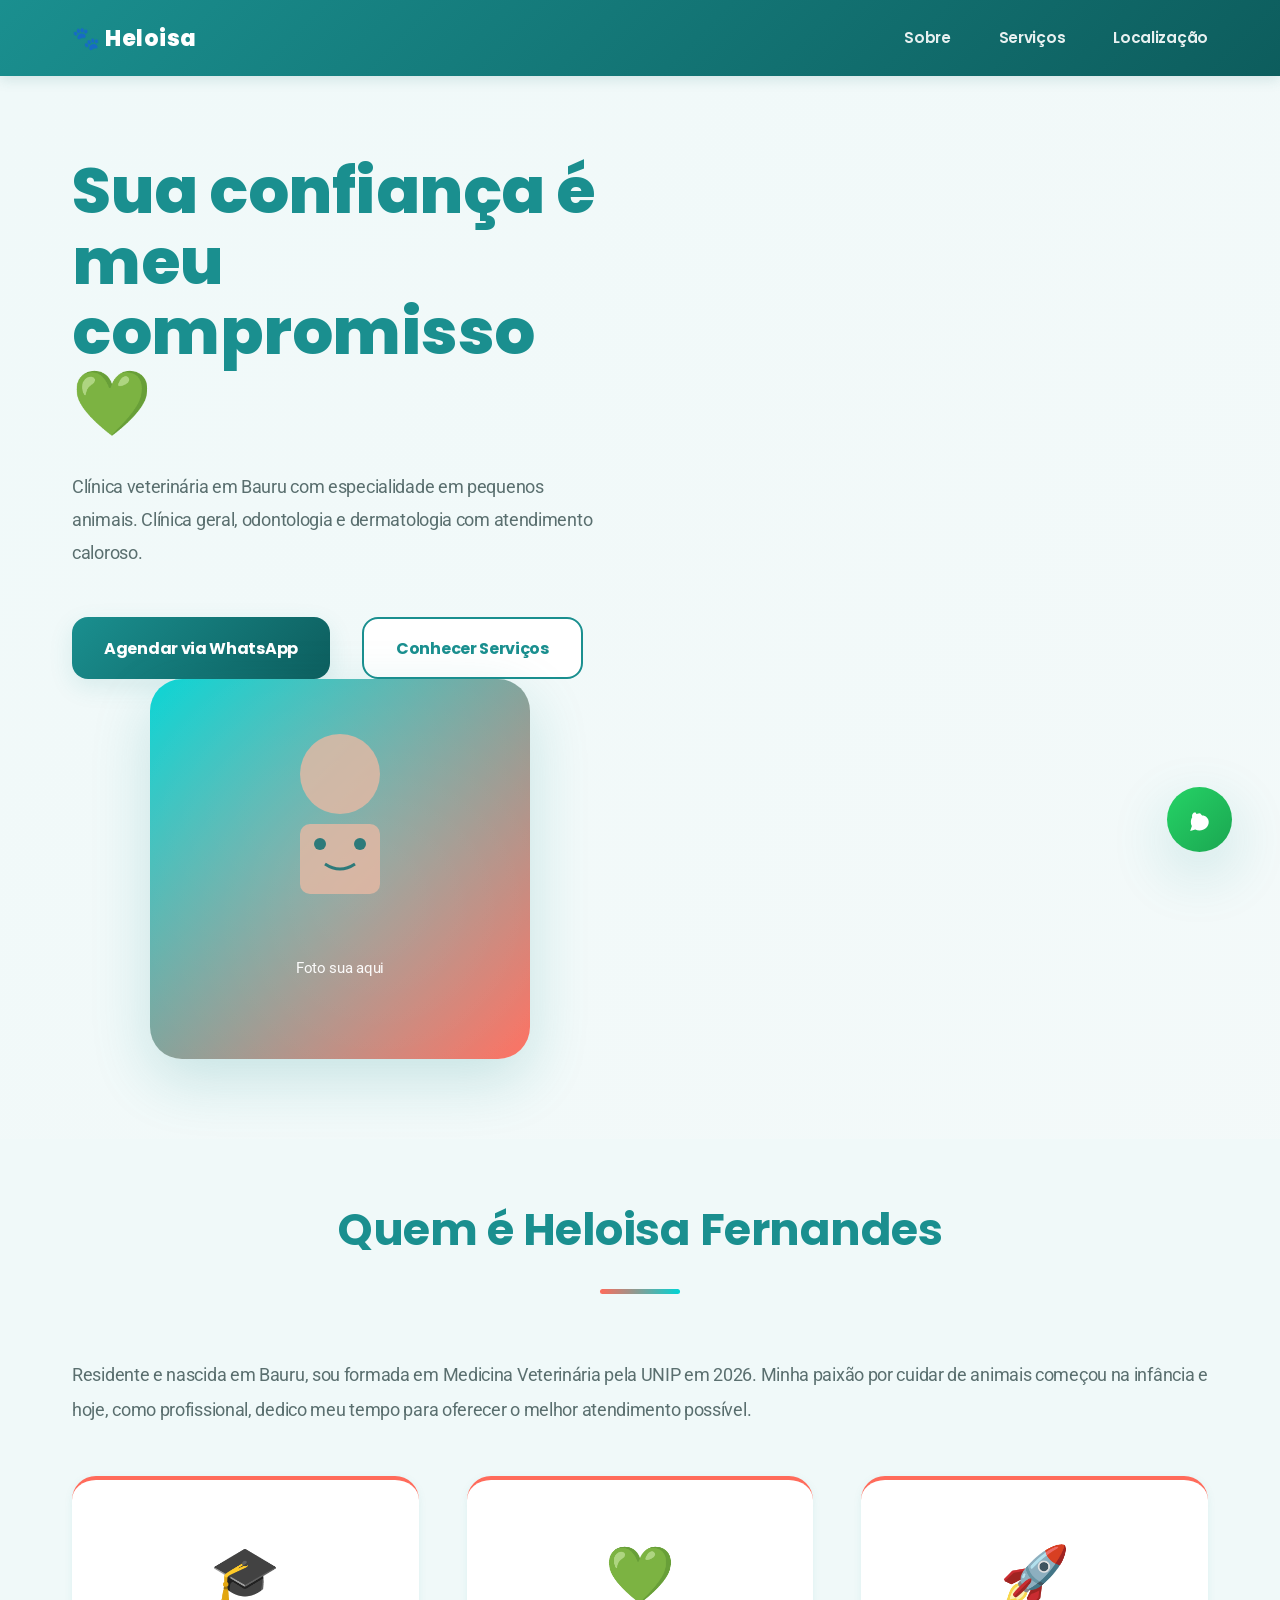
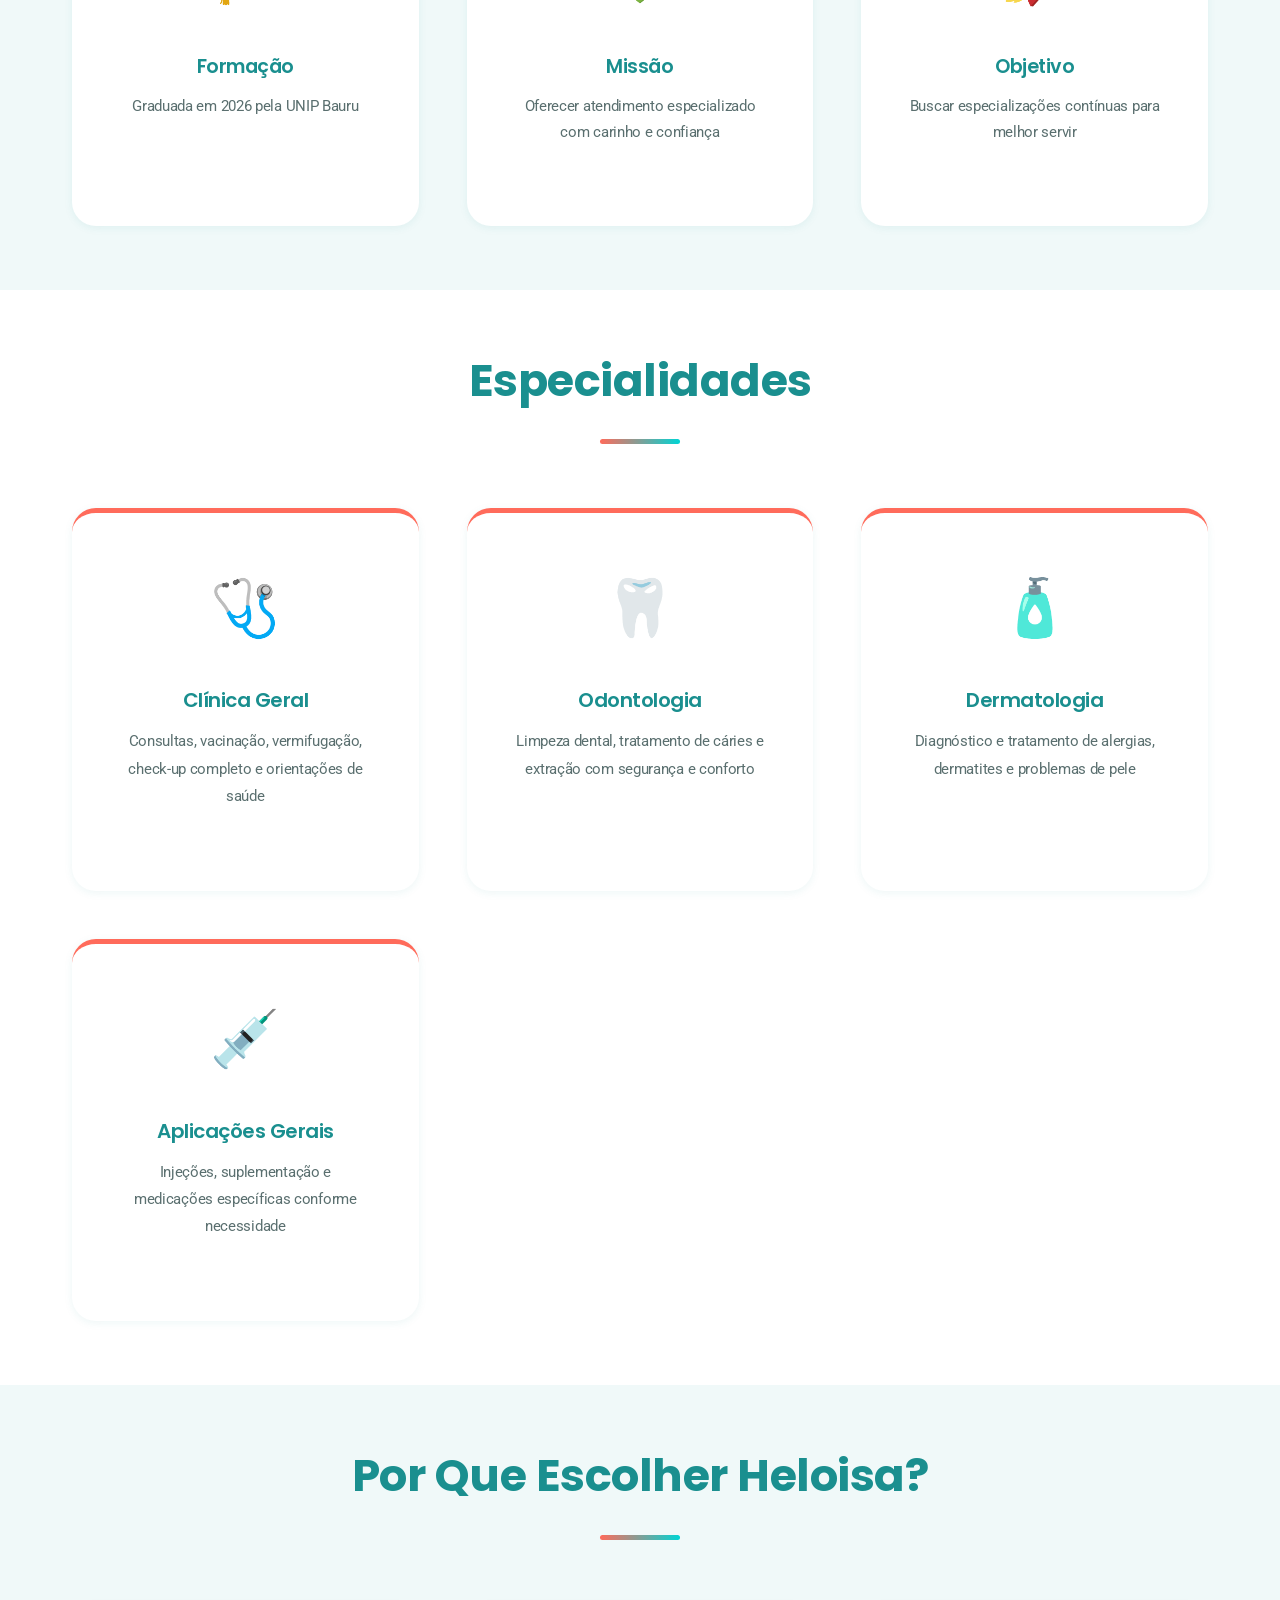
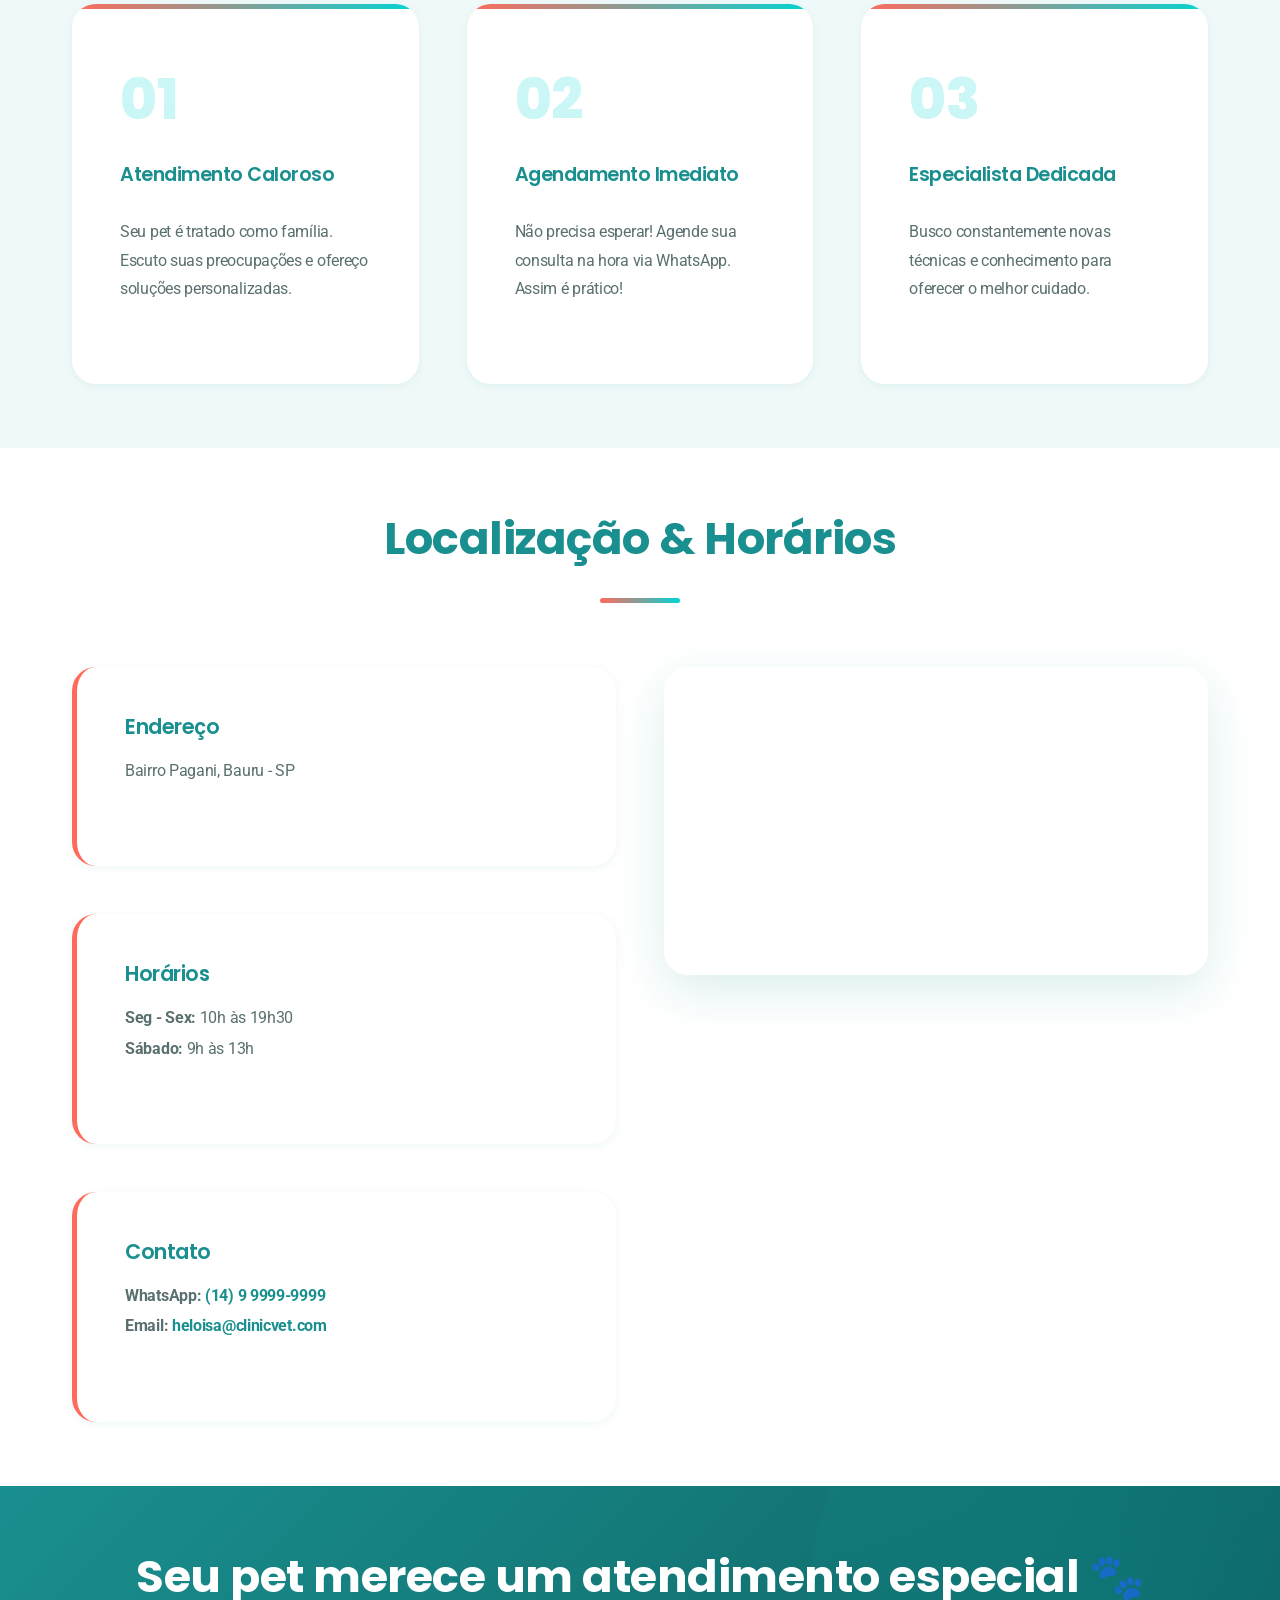
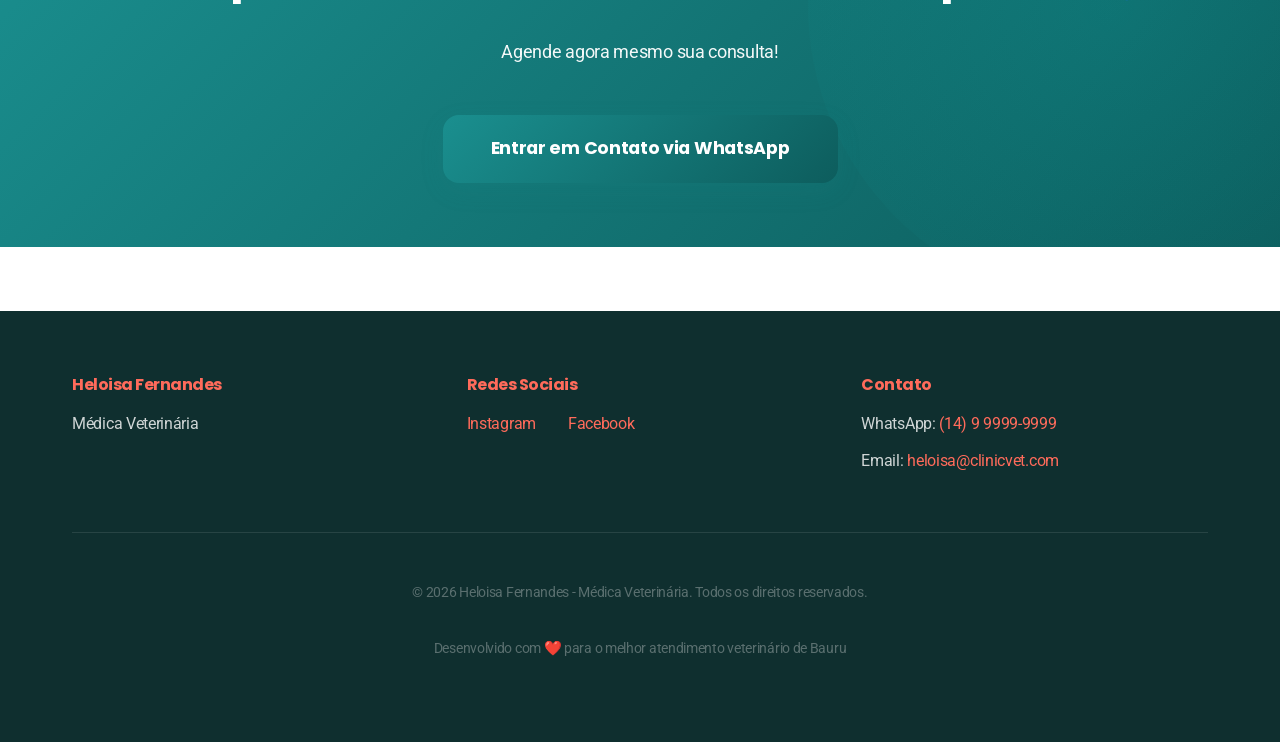
<file: index.html>
<!DOCTYPE html>
<html lang="pt-BR">
<head>
    <meta charset="UTF-8">
    <meta name="viewport" content="width=device-width, initial-scale=1.0">
    <meta name="description" content="Heloisa Fernandes - Médica Veterinária em Bauru. Especialista em clínica geral, odontologia e dermatologia para cães e gatos. Agendamento na hora!">
    <meta name="keywords" content="veterinária Bauru, clínica veterinária, atendimento veterinário Bauru, odontologia pet, dermatologia veterinária">
    <meta name="author" content="Heloisa Fernandes">
    <meta name="theme-color" content="#2d7a7a">

    <!-- Open Graph para compartilhamento -->
    <meta property="og:title" content="Heloisa Fernandes - Veterinária em Bauru">
    <meta property="og:description" content="Clínica geral, odontologia e dermatologia para cães e gatos. Agendamento imediato!">
    <meta property="og:type" content="business.business">
    <meta property="og:locale" content="pt_BR">

    <!-- Google Business Markup -->
    <script type="application/ld+json">
    {
      "@context": "https://schema.org/",
      "@type": "LocalBusiness",
      "name": "Heloisa Fernandes - Médica Veterinária",
      "image": "logo-placeholder.jpg",
      "description": "Clínica veterinária com especialidade em pequenos animais",
      "address": {
        "@type": "PostalAddress",
        "streetAddress": "Bairro Pagani",
        "addressLocality": "Bauru",
        "addressRegion": "SP",
        "postalCode": "",
        "addressCountry": "BR"
      },
      "telephone": "+55 14 99999-9999",
      "email": "heloisa@clinicvet.com",
      "priceRange": "$",
      "areaServed": {
        "@type": "City",
        "name": "Bauru"
      },
      "openingHoursSpecification": [
        {
          "@type": "OpeningHoursSpecification",
          "dayOfWeek": ["Monday", "Tuesday", "Wednesday", "Thursday", "Friday"],
          "opens": "10:00",
          "closes": "19:30"
        },
        {
          "@type": "OpeningHoursSpecification",
          "dayOfWeek": "Saturday",
          "opens": "09:00",
          "closes": "13:00"
        }
      ]
    }
    </script>

    <title>Heloisa Fernandes - Veterinária em Bauru | Clínica Geral, Odontologia e Dermatologia</title>

    <!-- Google Fonts - Tipografia Moderna -->
    <link rel="preconnect" href="https://fonts.googleapis.com">
    <link rel="preconnect" href="https://fonts.gstatic.com" crossorigin>
    <link href="https://fonts.googleapis.com/css2?family=Poppins:wght@400;500;600;700;800&family=Roboto:wght@400;500;700&display=swap" rel="stylesheet">

    <link rel="stylesheet" href="css/styles.css">
</head>
<body>
    <!-- Header/Navigation -->
    <header class="header">
        <div class="container">
            <div class="header-content">
                <div class="logo">
                    <span class="logo-text">🐾 Heloisa</span>
                </div>
                <nav class="nav-menu">
                    <a href="#sobre" class="nav-link">Sobre</a>
                    <a href="#servicos" class="nav-link">Serviços</a>
                    <a href="#localizacao" class="nav-link">Localização</a>
                </nav>
            </div>
        </div>
    </header>

    <!-- WhatsApp Flutuante -->
    <a href="https://wa.me/5514999999999?text=Oi%20Heloisa%2C%20gostaria%20de%20agendar%20uma%20consulta!" class="whatsapp-float" target="_blank" rel="noopener" aria-label="Abrir WhatsApp">
        <svg viewBox="0 0 24 24" fill="currentColor">
            <path d="M17.472 14.382c-.297-.149-1.758-.867-2.03-.967-.273-.099-.471-.148-.67.15-.197.297-.767.966-.94 1.164-.173.199-.347.223-.644.075-.297-.15-1.255-.463-2.39-1.475-.883-.788-1.48-1.761-1.653-2.059-.173-.297-.018-.458.13-.606.134-.133.298-.347.446-.52.149-.174.198-.298.298-.497.099-.198.05-.371-.025-.52-.075-.149-.669-1.612-.916-2.207-.242-.579-.487-.5-.67-.51-.173-.008-.371-.01-.57-.01-.198 0-.52.074-.792.372-.272.297-1.04 1.016-1.04 2.479 0 1.462 1.065 2.875 1.213 3.074.149.198 2.096 3.2 5.076 4.487.709.306 1.262.489 1.694.625.712.227 1.36.195 1.871.118.571-.085 1.758-.719 2.006-1.413.248-.694.248-1.289.173-1.413-.074-.124-.272-.198-.57-.347m-5.421-7.403h-.004c-1.817 0-3.587.671-4.891 1.888-1.307 1.22-2.027 2.878-2.027 4.602 0 1.096.264 2.143.766 3.08l-1.231 3.691 3.783-1.142c.955.554 2.047.848 3.179.848h.004c1.817 0 3.587-.672 4.892-1.888 1.307-1.219 2.027-2.878 2.027-4.601 0-1.23-.505-2.408-1.424-3.326-.919-.918-2.144-1.424-3.546-1.424"/>
        </svg>
    </a>

    <!-- Hero Section -->
    <section class="hero" id="hero">
        <div class="container">
            <div class="hero-content">
                <div class="hero-text">
                    <h1>Sua confiança é meu compromisso 💚</h1>
                    <p class="hero-subtitle">Clínica veterinária em Bauru com especialidade em pequenos animais. Clínica geral, odontologia e dermatologia com atendimento caloroso.</p>
                    <div class="hero-cta">
                        <a href="https://wa.me/5514999999999?text=Oi%20Heloisa%2C%20gostaria%20de%20agendar%20uma%20consulta!" class="btn btn-primary" target="_blank" rel="noopener">Agendar via WhatsApp</a>
                        <a href="#servicos" class="btn btn-secondary">Conhecer Serviços</a>
                    </div>
                </div>
                <div class="hero-image">
                    <div class="image-placeholder">
                        <svg viewBox="0 0 200 200" xmlns="http://www.w3.org/2000/svg">
                            <circle cx="100" cy="50" r="40" fill="#e8b9a4" opacity="0.8"/>
                            <rect x="60" y="100" width="80" height="70" rx="10" fill="#e8b9a4" opacity="0.8"/>
                            <circle cx="80" cy="120" r="6" fill="#2d7a7a"/>
                            <circle cx="120" cy="120" r="6" fill="#2d7a7a"/>
                            <path d="M85 140 Q100 150 115 140" stroke="#2d7a7a" stroke-width="3" fill="none"/>
                        </svg>
                        <p class="text-muted">Foto sua aqui</p>
                    </div>
                </div>
            </div>
        </div>
    </section>

    <!-- Sobre Heloisa -->
    <section class="sobre" id="sobre">
        <div class="container">
            <div class="section-header">
                <h2>Quem é Heloisa Fernandes</h2>
                <div class="header-line"></div>
            </div>
            <div class="sobre-content">
                <div class="about-text">
                    <p class="lead">Residente e nascida em Bauru, sou formada em Medicina Veterinária pela UNIP em 2026. Minha paixão por cuidar de animais começou na infância e hoje, como profissional, dedico meu tempo para oferecer o melhor atendimento possível.</p>

                    <div class="about-highlights">
                        <div class="highlight-item">
                            <span class="highlight-icon">🎓</span>
                            <h3>Formação</h3>
                            <p>Graduada em 2026 pela UNIP Bauru</p>
                        </div>
                        <div class="highlight-item">
                            <span class="highlight-icon">💚</span>
                            <h3>Missão</h3>
                            <p>Oferecer atendimento especializado com carinho e confiança</p>
                        </div>
                        <div class="highlight-item">
                            <span class="highlight-icon">🚀</span>
                            <h3>Objetivo</h3>
                            <p>Buscar especializações contínuas para melhor servir</p>
                        </div>
                    </div>
                </div>
            </div>
        </div>
    </section>

    <!-- Serviços/Especialidades -->
    <section class="servicos" id="servicos">
        <div class="container">
            <div class="section-header">
                <h2>Especialidades</h2>
                <div class="header-line"></div>
            </div>
            <div class="servicos-grid">
                <div class="servico-card">
                    <div class="servico-icon">🩺</div>
                    <h3>Clínica Geral</h3>
                    <p>Consultas, vacinação, vermifugação, check-up completo e orientações de saúde</p>
                </div>
                <div class="servico-card">
                    <div class="servico-icon">🦷</div>
                    <h3>Odontologia</h3>
                    <p>Limpeza dental, tratamento de cáries e extração com segurança e conforto</p>
                </div>
                <div class="servico-card">
                    <div class="servico-icon">🧴</div>
                    <h3>Dermatologia</h3>
                    <p>Diagnóstico e tratamento de alergias, dermatites e problemas de pele</p>
                </div>
                <div class="servico-card">
                    <div class="servico-icon">💉</div>
                    <h3>Aplicações Gerais</h3>
                    <p>Injeções, suplementação e medicações específicas conforme necessidade</p>
                </div>
            </div>
        </div>
    </section>

    <!-- Por Que Escolher -->
    <section class="why-choose">
        <div class="container">
            <div class="section-header">
                <h2>Por Que Escolher Heloisa?</h2>
                <div class="header-line"></div>
            </div>
            <div class="why-grid">
                <div class="why-card">
                    <div class="why-number">01</div>
                    <h3>Atendimento Caloroso</h3>
                    <p>Seu pet é tratado como família. Escuto suas preocupações e ofereço soluções personalizadas.</p>
                </div>
                <div class="why-card">
                    <div class="why-number">02</div>
                    <h3>Agendamento Imediato</h3>
                    <p>Não precisa esperar! Agende sua consulta na hora via WhatsApp. Assim é prático!</p>
                </div>
                <div class="why-card">
                    <div class="why-number">03</div>
                    <h3>Especialista Dedicada</h3>
                    <p>Busco constantemente novas técnicas e conhecimento para oferecer o melhor cuidado.</p>
                </div>
            </div>
        </div>
    </section>

    <!-- Horários & Localização -->
    <section class="localizacao" id="localizacao">
        <div class="container">
            <div class="section-header">
                <h2>Localização & Horários</h2>
                <div class="header-line"></div>
            </div>
            <div class="localizacao-content">
                <div class="localizacao-info">
                    <div class="info-item">
                        <h3>Endereço</h3>
                        <p>Bairro Pagani, Bauru - SP</p>
                    </div>
                    <div class="info-item">
                        <h3>Horários</h3>
                        <p>
                            <strong>Seg - Sex:</strong> 10h às 19h30<br>
                            <strong>Sábado:</strong> 9h às 13h
                        </p>
                    </div>
                    <div class="info-item">
                        <h3>Contato</h3>
                        <p>
                            <strong>WhatsApp:</strong> <a href="https://wa.me/5514999999999" target="_blank">(14) 9 9999-9999</a><br>
                            <strong>Email:</strong> <a href="mailto:heloisa@clinicvet.com">heloisa@clinicvet.com</a>
                        </p>
                    </div>
                </div>
                <div class="localizacao-map">
                    <iframe src="https://www.google.com/maps/embed?pb=!1m18!1m12!1m3!1d3722.0898206528744!2d-49.0548!3d-22.3045!2m3!1f0!2f0!3f0!3m2!1i1024!2i768!4f13.1!3m3!1m2!1s0x94be7ffa7b5b5b5d%3A0x1234567890!2sBairro%20Pagani%2C%20Bauru%2C%20SP!5e0!3m2!1spt-BR!2sbr!4v1234567890" width="100%" height="300" style="border:0;" allowfullscreen="" loading="lazy" referrerpolicy="no-referrer-when-downgrade"></iframe>
                </div>
            </div>
        </div>
    </section>

    <!-- CTA Final -->
    <section class="cta-final">
        <div class="container">
            <h2>Seu pet merece um atendimento especial 🐾</h2>
            <p>Agende agora mesmo sua consulta!</p>
            <a href="https://wa.me/5514999999999?text=Oi%20Heloisa%2C%20gostaria%20de%20agendar%20uma%20consulta!" class="btn btn-primary btn-large" target="_blank" rel="noopener">Entrar em Contato via WhatsApp</a>
        </div>
    </section>

    <!-- Footer -->
    <footer class="footer">
        <div class="container">
            <div class="footer-content">
                <div class="footer-section">
                    <h4>Heloisa Fernandes</h4>
                    <p>Médica Veterinária</p>
                </div>
                <div class="footer-section">
                    <h4>Redes Sociais</h4>
                    <div class="social-links">
                        <a href="#" aria-label="Instagram">Instagram</a>
                        <a href="#" aria-label="Facebook">Facebook</a>
                    </div>
                </div>
                <div class="footer-section">
                    <h4>Contato</h4>
                    <p>WhatsApp: <a href="https://wa.me/5514999999999">(14) 9 9999-9999</a></p>
                    <p>Email: <a href="mailto:heloisa@clinicvet.com">heloisa@clinicvet.com</a></p>
                </div>
            </div>
            <div class="footer-bottom">
                <p>&copy; 2026 Heloisa Fernandes - Médica Veterinária. Todos os direitos reservados.</p>
                <p class="text-muted">Desenvolvido com ❤️ para o melhor atendimento veterinário de Bauru</p>
            </div>
        </div>
    </footer>

    <script src="js/main.js"></script>
</body>
</html>
</file>
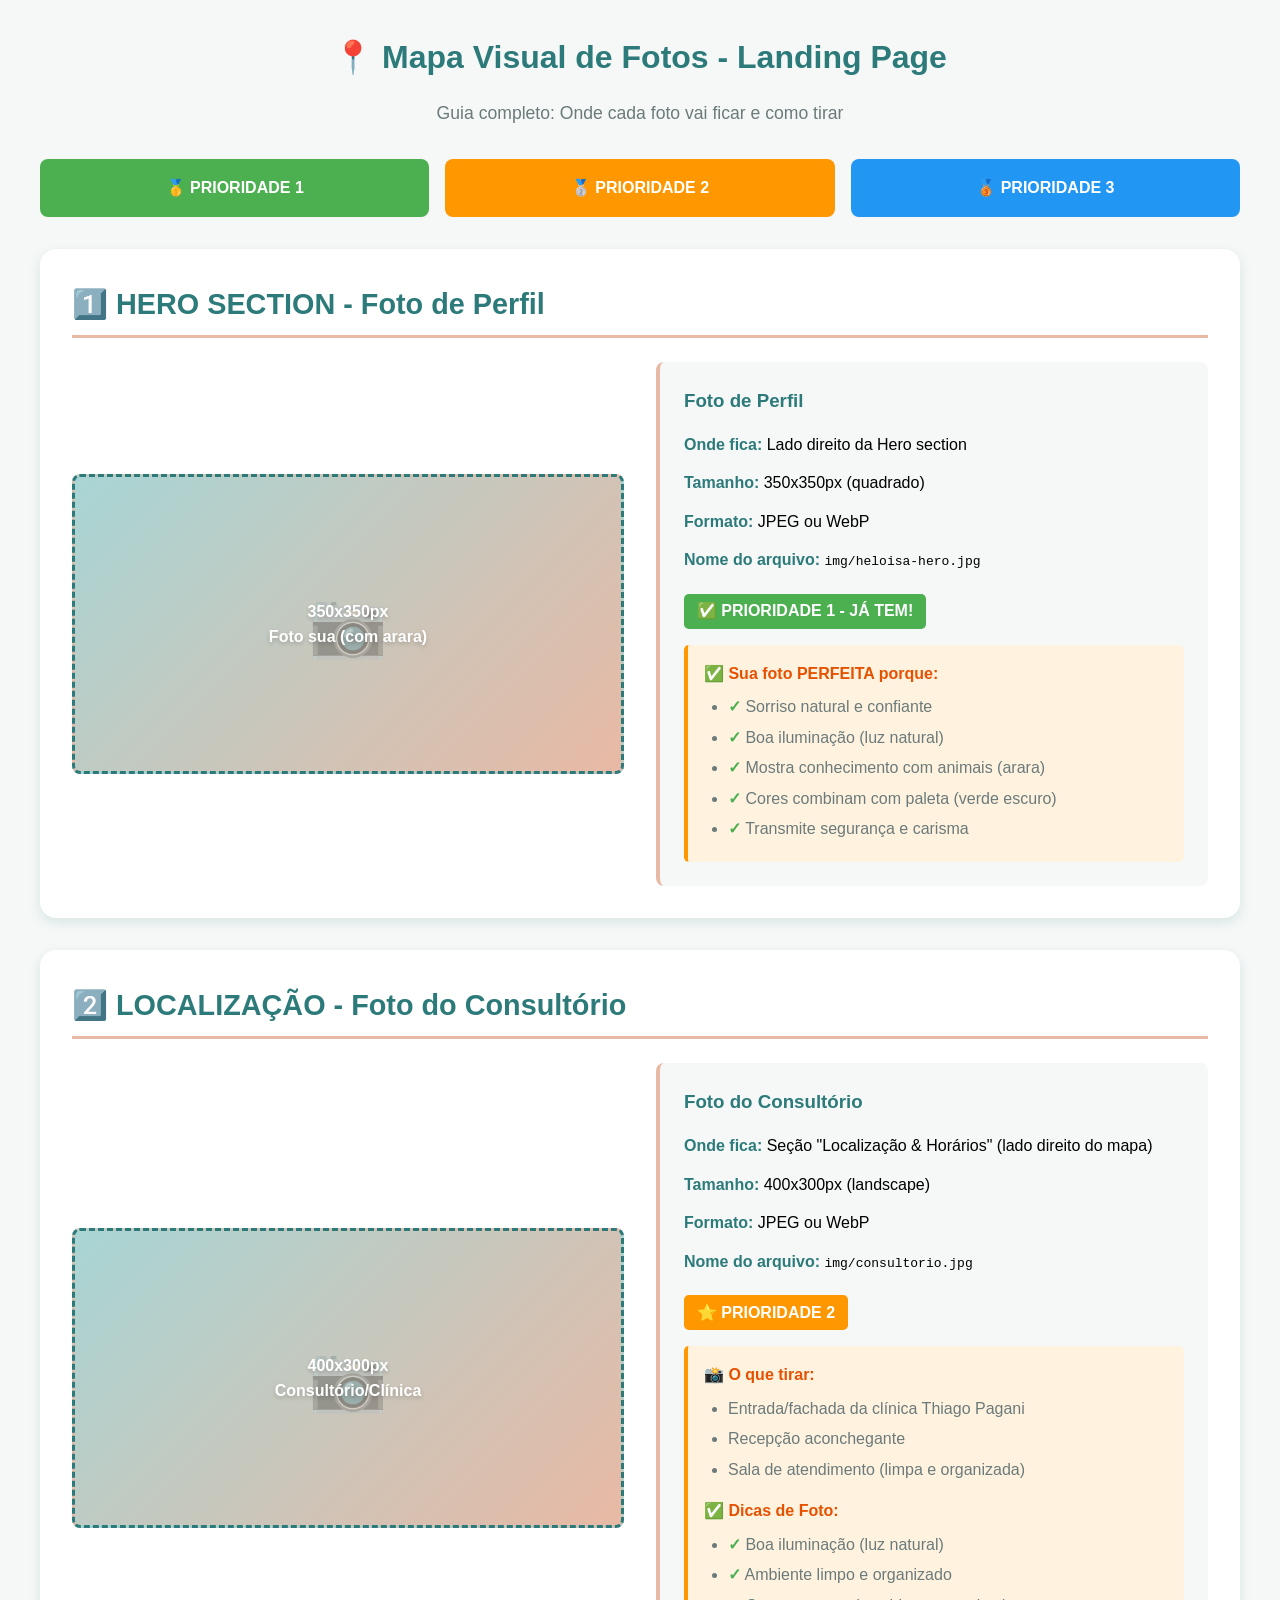
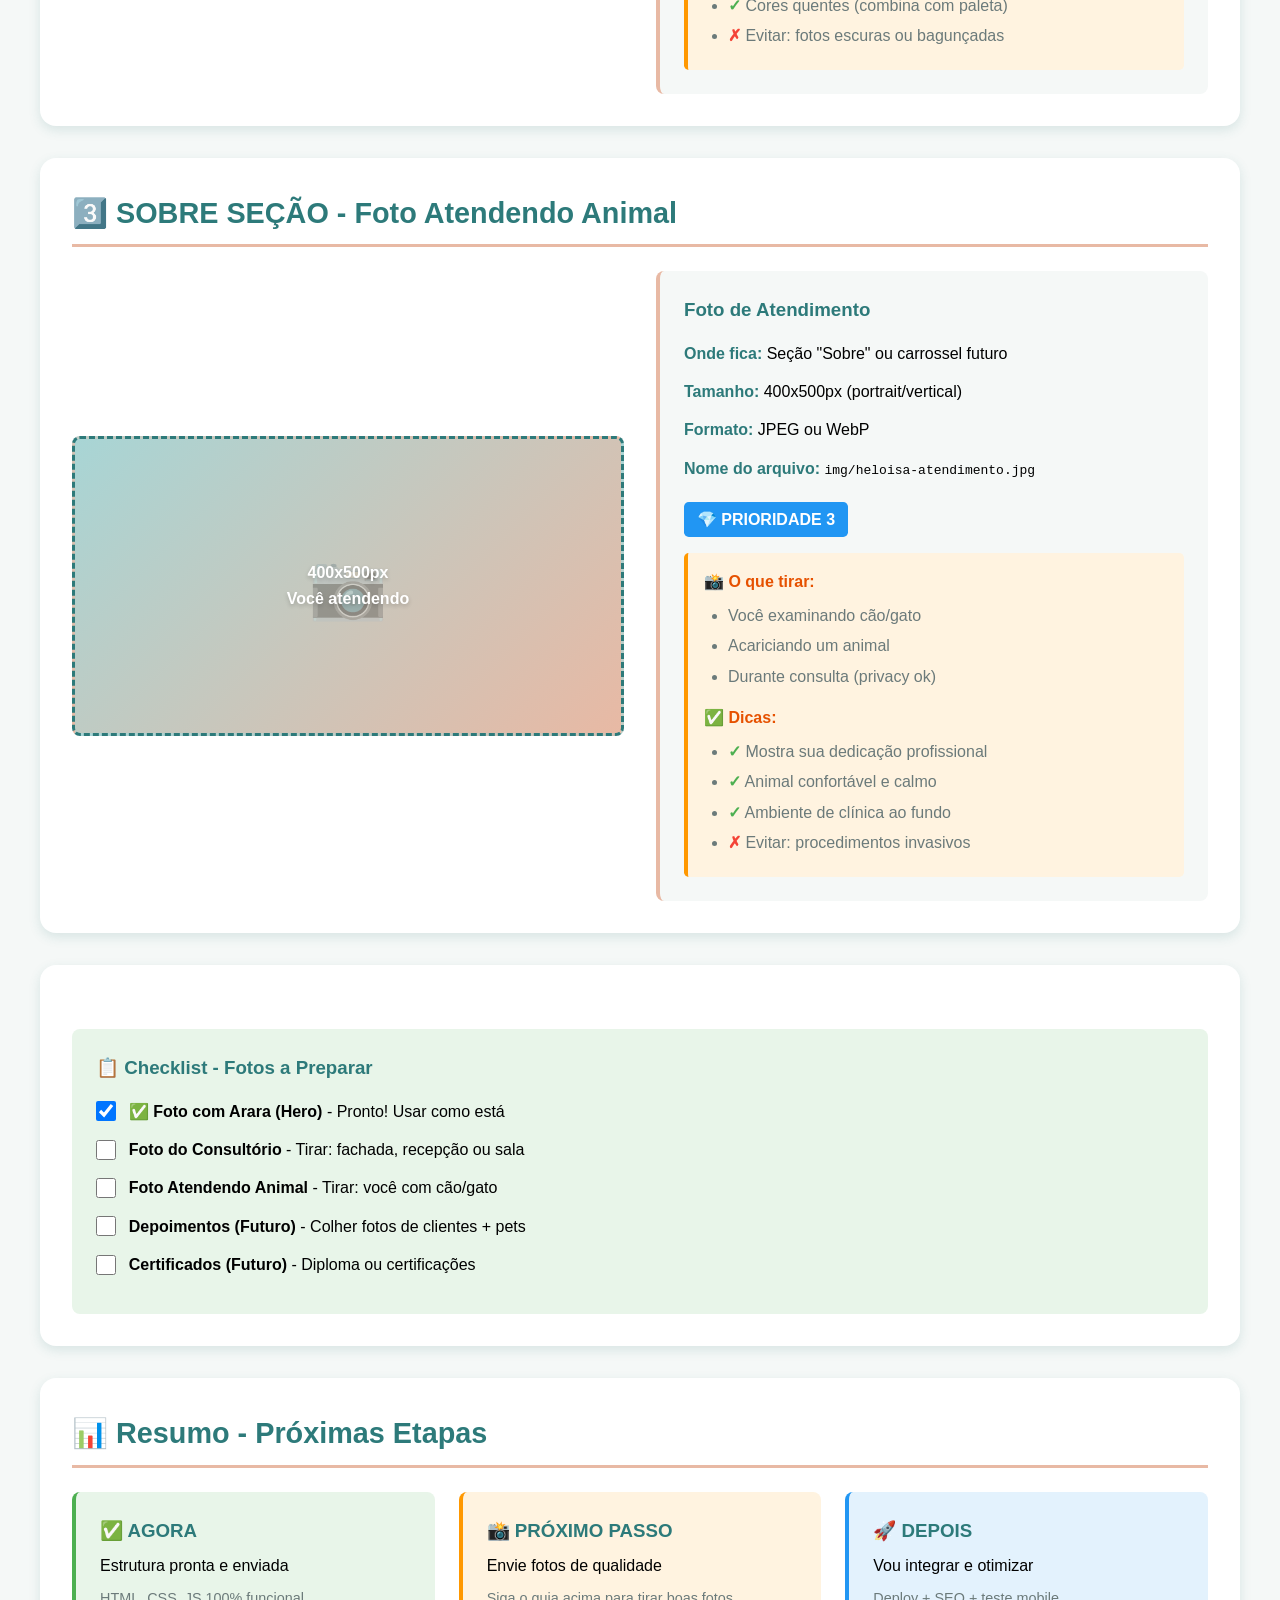
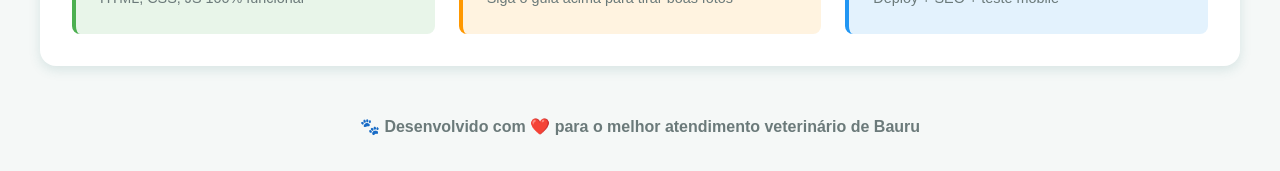
<file: MAPA_FOTOS_VISUAL.html>
<!DOCTYPE html>
<html lang="pt-BR">
<head>
    <meta charset="UTF-8">
    <meta name="viewport" content="width=device-width, initial-scale=1.0">
    <title>Mapa de Fotos - Landing Page Heloisa</title>
    <style>
        * {
            margin: 0;
            padding: 0;
            box-sizing: border-box;
        }
        
        body {
            font-family: 'Segoe UI', Tahoma, Geneva, Verdana, sans-serif;
            background: #f5f8f7;
            padding: 2rem;
            line-height: 1.6;
        }
        
        .container {
            max-width: 1200px;
            margin: 0 auto;
        }
        
        h1 {
            color: #2d7a7a;
            margin-bottom: 1rem;
            text-align: center;
        }
        
        .subtitle {
            text-align: center;
            color: #6b7a7a;
            margin-bottom: 2rem;
            font-size: 1.1rem;
        }
        
        .section {
            background: white;
            border-radius: 1rem;
            padding: 2rem;
            margin-bottom: 2rem;
            box-shadow: 0 4px 12px rgba(45, 122, 122, 0.15);
        }
        
        .section h2 {
            color: #2d7a7a;
            margin-bottom: 1.5rem;
            font-size: 1.8rem;
            border-bottom: 3px solid #e8b9a4;
            padding-bottom: 0.5rem;
        }
        
        .section-content {
            display: grid;
            grid-template-columns: 1fr 1fr;
            gap: 2rem;
            align-items: center;
        }
        
        .photo-area {
            background: linear-gradient(135deg, #a8d5d5 0%, #e8b9a4 100%);
            border: 3px dashed #2d7a7a;
            border-radius: 0.5rem;
            padding: 2rem;
            text-align: center;
            min-height: 300px;
            display: flex;
            flex-direction: column;
            justify-content: center;
            align-items: center;
            color: white;
            font-weight: bold;
            position: relative;
            overflow: hidden;
        }
        
        .photo-area::before {
            content: '📷';
            font-size: 4rem;
            opacity: 0.3;
            position: absolute;
            top: 50%;
            left: 50%;
            transform: translate(-50%, -50%);
        }
        
        .photo-area-text {
            position: relative;
            z-index: 1;
            text-shadow: 0 2px 4px rgba(0,0,0,0.2);
        }
        
        .photo-details {
            background: #f5f8f7;
            padding: 1.5rem;
            border-left: 4px solid #e8b9a4;
            border-radius: 0.5rem;
        }
        
        .photo-details h3 {
            color: #2d7a7a;
            margin-bottom: 1rem;
        }
        
        .detail-item {
            margin-bottom: 0.8rem;
        }
        
        .detail-label {
            font-weight: bold;
            color: #2d7a7a;
        }
        
        .priority {
            display: inline-block;
            padding: 0.3rem 0.8rem;
            border-radius: 0.3rem;
            font-weight: bold;
            color: white;
            margin-top: 0.5rem;
        }
        
        .priority-1 {
            background: #4caf50;
        }
        
        .priority-2 {
            background: #ff9800;
        }
        
        .priority-3 {
            background: #2196f3;
        }
        
        .tips {
            background: #fff3e0;
            border-left: 4px solid #ff9800;
            padding: 1rem;
            margin-top: 1rem;
            border-radius: 0.3rem;
        }
        
        .tips h4 {
            color: #e65100;
            margin-bottom: 0.5rem;
        }
        
        .tips ul {
            margin-left: 1.5rem;
            color: #6b7a7a;
        }
        
        .tips li {
            margin-bottom: 0.3rem;
        }
        
        .ok {
            color: #4caf50;
            font-weight: bold;
        }
        
        .avoid {
            color: #f44336;
            font-weight: bold;
        }
        
        .legend {
            display: grid;
            grid-template-columns: repeat(3, 1fr);
            gap: 1rem;
            margin-bottom: 2rem;
        }
        
        .legend-item {
            padding: 1rem;
            border-radius: 0.5rem;
            text-align: center;
            font-weight: bold;
        }
        
        .legend-1 {
            background: #4caf50;
            color: white;
        }
        
        .legend-2 {
            background: #ff9800;
            color: white;
        }
        
        .legend-3 {
            background: #2196f3;
            color: white;
        }
        
        .checklist {
            background: #e8f5e9;
            padding: 1.5rem;
            border-radius: 0.5rem;
            margin-top: 2rem;
        }
        
        .checklist h3 {
            color: #2d7a7a;
            margin-bottom: 1rem;
        }
        
        .checklist-item {
            display: flex;
            align-items: center;
            margin-bottom: 0.8rem;
        }
        
        .checklist-item input {
            margin-right: 0.8rem;
            width: 20px;
            height: 20px;
            cursor: pointer;
        }
        
        .checklist-item label {
            cursor: pointer;
        }
        
        @media (max-width: 768px) {
            .section-content {
                grid-template-columns: 1fr;
            }
            
            .legend {
                grid-template-columns: 1fr;
            }
        }
    </style>
</head>
<body>
    <div class="container">
        <h1>📍 Mapa Visual de Fotos - Landing Page</h1>
        <p class="subtitle">Guia completo: Onde cada foto vai ficar e como tirar</p>
        
        <div class="legend">
            <div class="legend-item legend-1">🥇 PRIORIDADE 1</div>
            <div class="legend-item legend-2">🥈 PRIORIDADE 2</div>
            <div class="legend-item legend-3">🥉 PRIORIDADE 3</div>
        </div>
        
        <!-- HERO SECTION -->
        <div class="section">
            <h2>1️⃣ HERO SECTION - Foto de Perfil</h2>
            <div class="section-content">
                <div class="photo-area">
                    <div class="photo-area-text">
                        <div>350x350px</div>
                        <div>Foto sua (com arara)</div>
                    </div>
                </div>
                <div class="photo-details">
                    <h3>Foto de Perfil</h3>
                    <div class="detail-item">
                        <span class="detail-label">Onde fica:</span> Lado direito da Hero section
                    </div>
                    <div class="detail-item">
                        <span class="detail-label">Tamanho:</span> 350x350px (quadrado)
                    </div>
                    <div class="detail-item">
                        <span class="detail-label">Formato:</span> JPEG ou WebP
                    </div>
                    <div class="detail-item">
                        <span class="detail-label">Nome do arquivo:</span> <code>img/heloisa-hero.jpg</code>
                    </div>
                    <span class="priority priority-1">✅ PRIORIDADE 1 - JÁ TEM!</span>
                    
                    <div class="tips">
                        <h4>✅ Sua foto PERFEITA porque:</h4>
                        <ul>
                            <li><span class="ok">✓</span> Sorriso natural e confiante</li>
                            <li><span class="ok">✓</span> Boa iluminação (luz natural)</li>
                            <li><span class="ok">✓</span> Mostra conhecimento com animais (arara)</li>
                            <li><span class="ok">✓</span> Cores combinam com paleta (verde escuro)</li>
                            <li><span class="ok">✓</span> Transmite segurança e carisma</li>
                        </ul>
                    </div>
                </div>
            </div>
        </div>
        
        <!-- CONSULTÓRIO -->
        <div class="section">
            <h2>2️⃣ LOCALIZAÇÃO - Foto do Consultório</h2>
            <div class="section-content">
                <div class="photo-area">
                    <div class="photo-area-text">
                        <div>400x300px</div>
                        <div>Consultório/Clínica</div>
                    </div>
                </div>
                <div class="photo-details">
                    <h3>Foto do Consultório</h3>
                    <div class="detail-item">
                        <span class="detail-label">Onde fica:</span> Seção "Localização & Horários" (lado direito do mapa)
                    </div>
                    <div class="detail-item">
                        <span class="detail-label">Tamanho:</span> 400x300px (landscape)
                    </div>
                    <div class="detail-item">
                        <span class="detail-label">Formato:</span> JPEG ou WebP
                    </div>
                    <div class="detail-item">
                        <span class="detail-label">Nome do arquivo:</span> <code>img/consultorio.jpg</code>
                    </div>
                    <span class="priority priority-2">⭐ PRIORIDADE 2</span>
                    
                    <div class="tips">
                        <h4>📸 O que tirar:</h4>
                        <ul>
                            <li>Entrada/fachada da clínica Thiago Pagani</li>
                            <li>Recepção aconchegante</li>
                            <li>Sala de atendimento (limpa e organizada)</li>
                        </ul>
                        <h4 style="margin-top: 1rem;">✅ Dicas de Foto:</h4>
                        <ul>
                            <li><span class="ok">✓</span> Boa iluminação (luz natural)</li>
                            <li><span class="ok">✓</span> Ambiente limpo e organizado</li>
                            <li><span class="ok">✓</span> Cores quentes (combina com paleta)</li>
                            <li><span class="avoid">✗</span> Evitar: fotos escuras ou bagunçadas</li>
                        </ul>
                    </div>
                </div>
            </div>
        </div>
        
        <!-- ATENDIMENTO -->
        <div class="section">
            <h2>3️⃣ SOBRE SEÇÃO - Foto Atendendo Animal</h2>
            <div class="section-content">
                <div class="photo-area">
                    <div class="photo-area-text">
                        <div>400x500px</div>
                        <div>Você atendendo</div>
                    </div>
                </div>
                <div class="photo-details">
                    <h3>Foto de Atendimento</h3>
                    <div class="detail-item">
                        <span class="detail-label">Onde fica:</span> Seção "Sobre" ou carrossel futuro
                    </div>
                    <div class="detail-item">
                        <span class="detail-label">Tamanho:</span> 400x500px (portrait/vertical)
                    </div>
                    <div class="detail-item">
                        <span class="detail-label">Formato:</span> JPEG ou WebP
                    </div>
                    <div class="detail-item">
                        <span class="detail-label">Nome do arquivo:</span> <code>img/heloisa-atendimento.jpg</code>
                    </div>
                    <span class="priority priority-3">💎 PRIORIDADE 3</span>
                    
                    <div class="tips">
                        <h4>📸 O que tirar:</h4>
                        <ul>
                            <li>Você examinando cão/gato</li>
                            <li>Acariciando um animal</li>
                            <li>Durante consulta (privacy ok)</li>
                        </ul>
                        <h4 style="margin-top: 1rem;">✅ Dicas:</h4>
                        <ul>
                            <li><span class="ok">✓</span> Mostra sua dedicação profissional</li>
                            <li><span class="ok">✓</span> Animal confortável e calmo</li>
                            <li><span class="ok">✓</span> Ambiente de clínica ao fundo</li>
                            <li><span class="avoid">✗</span> Evitar: procedimentos invasivos</li>
                        </ul>
                    </div>
                </div>
            </div>
        </div>
        
        <!-- CHECKLIST -->
        <div class="section">
            <div class="checklist">
                <h3>📋 Checklist - Fotos a Preparar</h3>
                
                <div class="checklist-item">
                    <input type="checkbox" id="foto1" checked>
                    <label for="foto1"><strong>✅ Foto com Arara (Hero)</strong> - Pronto! Usar como está</label>
                </div>
                
                <div class="checklist-item">
                    <input type="checkbox" id="foto2">
                    <label for="foto2"><strong>Foto do Consultório</strong> - Tirar: fachada, recepção ou sala</label>
                </div>
                
                <div class="checklist-item">
                    <input type="checkbox" id="foto3">
                    <label for="foto3"><strong>Foto Atendendo Animal</strong> - Tirar: você com cão/gato</label>
                </div>
                
                <div class="checklist-item">
                    <input type="checkbox" id="foto4">
                    <label for="foto4"><strong>Depoimentos (Futuro)</strong> - Colher fotos de clientes + pets</label>
                </div>
                
                <div class="checklist-item">
                    <input type="checkbox" id="foto5">
                    <label for="foto5"><strong>Certificados (Futuro)</strong> - Diploma ou certificações</label>
                </div>
            </div>
        </div>
        
        <!-- RESUMO -->
        <div class="section">
            <h2>📊 Resumo - Próximas Etapas</h2>
            <div style="display: grid; grid-template-columns: repeat(auto-fit, minmax(250px, 1fr)); gap: 1.5rem;">
                <div style="background: #e8f5e9; padding: 1.5rem; border-radius: 0.5rem; border-left: 4px solid #4caf50;">
                    <h3 style="color: #2d7a7a; margin-bottom: 0.5rem;">✅ AGORA</h3>
                    <p>Estrutura pronta e enviada</p>
                    <p style="font-size: 0.9rem; color: #6b7a7a; margin-top: 0.5rem;">HTML, CSS, JS 100% funcional</p>
                </div>
                
                <div style="background: #fff3e0; padding: 1.5rem; border-radius: 0.5rem; border-left: 4px solid #ff9800;">
                    <h3 style="color: #2d7a7a; margin-bottom: 0.5rem;">📸 PRÓXIMO PASSO</h3>
                    <p>Envie fotos de qualidade</p>
                    <p style="font-size: 0.9rem; color: #6b7a7a; margin-top: 0.5rem;">Siga o guia acima para tirar boas fotos</p>
                </div>
                
                <div style="background: #e3f2fd; padding: 1.5rem; border-radius: 0.5rem; border-left: 4px solid #2196f3;">
                    <h3 style="color: #2d7a7a; margin-bottom: 0.5rem;">🚀 DEPOIS</h3>
                    <p>Vou integrar e otimizar</p>
                    <p style="font-size: 0.9rem; color: #6b7a7a; margin-top: 0.5rem;">Deploy + SEO + teste mobile</p>
                </div>
            </div>
        </div>
        
        <div style="text-align: center; margin-top: 3rem; color: #6b7a7a;">
            <p>🐾 <strong>Desenvolvido com ❤️ para o melhor atendimento veterinário de Bauru</strong></p>
        </div>
    </div>
</body>
</html>
</file>
<file: css/styles.css>
/* ============================================
   VARIÁVEIS E RESET - DESIGN PREMIUM
   ============================================ */
:root {
    /* Cores - Paleta Vibrante & Profissional */
    --color-primary: #1a8f8f;      /* Teal Vibrante */
    --color-primary-dark: #0d5d5d; /* Teal Escuro */
    --color-secondary: #00d4d4;    /* Ciano Brilhante */
    --color-accent: #ff6b5b;       /* Coral Vibrante */
    --color-accent-light: #ffa89f; /* Coral Claro */
    --color-success: #4ecdc4;      /* Verde Água */
    --color-light: #f0f9f9;        /* Fundo claro */
    --color-dark: #0f2f2f;         /* Texto muito escuro */
    --color-gray: #5a6f6f;         /* Cinza */
    --color-gray-light: #e8f4f4;   /* Cinza muito claro */
    --color-border: #d0e8e8;       /* Borda clara */

    /* Typography */
    --font-primary: 'Poppins', sans-serif;
    --font-secondary: 'Roboto', sans-serif;
    --font-size-base: 16px;
    --line-height-base: 1.7;

    /* Spacing */
    --spacing-unit: 1rem;
    --spacing-xs: 0.5rem;
    --spacing-sm: 1rem;
    --spacing-md: 2rem;
    --spacing-lg: 3rem;
    --spacing-xl: 4rem;

    /* Border Radius */
    --radius-sm: 0.5rem;
    --radius-md: 1rem;
    --radius-lg: 1.5rem;
    --radius-xl: 2rem;

    /* Shadows - Premium */
    --shadow-sm: 0 2px 8px rgba(26, 143, 143, 0.08);
    --shadow-md: 0 8px 24px rgba(26, 143, 143, 0.12);
    --shadow-lg: 0 16px 48px rgba(26, 143, 143, 0.15);
    --shadow-xl: 0 20px 60px rgba(26, 143, 143, 0.2);

    /* Transitions */
    --transition: all 0.35s cubic-bezier(0.34, 1.56, 0.64, 1);
    --transition-fast: all 0.2s ease-out;
}

* {
    margin: 0;
    padding: 0;
    box-sizing: border-box;
}

html {
    scroll-behavior: smooth;
}

body {
    font-family: var(--font-secondary);
    font-size: var(--font-size-base);
    line-height: var(--line-height-base);
    color: var(--color-dark);
    background-color: #fff;
    overflow-x: hidden;
    letter-spacing: -0.3px;
}

/* ============================================
   TIPOGRAFIA
   ============================================ */
h1, h2, h3, h4, h5, h6 {
    font-family: var(--font-primary);
    font-weight: 700;
    letter-spacing: -0.5px;
    line-height: 1.2;
}

h1 {
    font-size: clamp(2.2rem, 6vw, 4rem);
    font-weight: 800;
}

h2 {
    font-size: clamp(1.8rem, 4vw, 2.8rem);
    font-weight: 700;
}

h3 {
    font-size: 1.3rem;
    font-weight: 600;
}

p {
    color: var(--color-gray);
    margin-bottom: var(--spacing-md);
}

.lead {
    font-size: 1.15rem;
    line-height: 1.9;
}

/* ============================================
   CONTAINER
   ============================================ */
.container {
    max-width: 1200px;
    margin: 0 auto;
    padding: 0 var(--spacing-md);
}

/* ============================================
   HEADER
   ============================================ */
.header {
    position: sticky;
    top: 0;
    z-index: 1000;
    background: linear-gradient(135deg, var(--color-primary) 0%, var(--color-primary-dark) 100%);
    color: white;
    box-shadow: var(--shadow-md);
    transition: var(--transition-fast);
    backdrop-filter: blur(10px);
    background-color: rgba(26, 143, 143, 0.95);
}

.header-content {
    display: flex;
    justify-content: space-between;
    align-items: center;
    padding: 1.2rem 0;
}

.logo {
    font-size: 1.4rem;
    font-weight: 800;
    text-decoration: none;
    color: white;
    display: flex;
    align-items: center;
    gap: var(--spacing-sm);
    font-family: var(--font-primary);
    letter-spacing: -0.5px;
}

.logo-text {
    letter-spacing: 0.5px;
}

.nav-menu {
    display: flex;
    gap: var(--spacing-lg);
    list-style: none;
}

.nav-link {
    color: rgba(255, 255, 255, 0.9);
    text-decoration: none;
    font-weight: 600;
    position: relative;
    transition: var(--transition-fast);
    font-family: var(--font-primary);
    font-size: 0.95rem;
}

.nav-link:hover {
    color: white;
}

.nav-link::after {
    content: '';
    position: absolute;
    bottom: -6px;
    left: 0;
    width: 0;
    height: 3px;
    background: linear-gradient(90deg, var(--color-accent), var(--color-accent-light));
    transition: var(--transition-fast);
    border-radius: 2px;
}

.nav-link:hover::after {
    width: 100%;
}

@media (max-width: 768px) {
    .nav-menu {
        gap: var(--spacing-md);
        font-size: 0.9rem;
    }
}

@media (max-width: 480px) {
    .nav-menu {
        display: none;
    }
}

/* ============================================
   WHATSAPP FLUTUANTE - PREMIUM
   ============================================ */
.whatsapp-float {
    position: fixed;
    bottom: var(--spacing-lg);
    right: var(--spacing-lg);
    width: 65px;
    height: 65px;
    background: linear-gradient(135deg, #25d366 0%, #1ba651 100%);
    border-radius: 50%;
    display: flex;
    align-items: center;
    justify-content: center;
    color: white;
    text-decoration: none;
    box-shadow: var(--shadow-xl);
    transition: var(--transition);
    z-index: 999;
    animation: float 3.5s ease-in-out infinite;
}

.whatsapp-float:hover {
    transform: scale(1.15);
    box-shadow: 0 15px 40px rgba(37, 211, 102, 0.4);
}

.whatsapp-float:active {
    transform: scale(0.95);
}

.whatsapp-float svg {
    width: 32px;
    height: 32px;
}

@keyframes float {
    0%, 100% {
        transform: translateY(0px);
    }
    50% {
        transform: translateY(-12px);
    }
}

@media (max-width: 480px) {
    .whatsapp-float {
        width: 56px;
        height: 56px;
        bottom: var(--spacing-md);
        right: var(--spacing-md);
    }

    .whatsapp-float svg {
        width: 28px;
        height: 28px;
    }
}

/* ============================================
   HERO SECTION - PREMIUM
   ============================================ */
.hero {
    background: linear-gradient(135deg, var(--color-light) 0%, rgba(26, 143, 143, 0.05) 100%);
    padding: clamp(3rem, 10vw, 5rem) 0;
    min-height: 650px;
    display: flex;
    align-items: center;
    position: relative;
    overflow: hidden;
}

.hero::before {
    content: '';
    position: absolute;
    top: -50%;
    right: -10%;
    width: 500px;
    height: 500px;
    background: radial-gradient(circle, var(--color-secondary), transparent);
    opacity: 0.1;
    border-radius: 50%;
}

.hero .container {
    display: grid;
    grid-template-columns: 1fr 1fr;
    gap: var(--spacing-xl);
    align-items: center;
    position: relative;
    z-index: 1;
}

.hero-text h1 {
    color: var(--color-primary);
    margin-bottom: var(--spacing-md);
    line-height: 1.1;
    animation: slideInLeft 0.8s ease-out;
}

.hero-text h1 strong {
    background: linear-gradient(135deg, var(--color-accent), var(--color-accent-light));
    -webkit-background-clip: text;
    -webkit-text-fill-color: transparent;
    background-clip: text;
}

.hero-subtitle {
    font-size: clamp(1rem, 2vw, 1.15rem);
    color: var(--color-gray);
    margin-bottom: var(--spacing-lg);
    line-height: 1.8;
    animation: slideInLeft 0.8s ease-out 0.1s both;
}

.hero-cta {
    display: flex;
    gap: var(--spacing-md);
    flex-wrap: wrap;
    animation: slideInLeft 0.8s ease-out 0.2s both;
}

.hero-image {
    display: flex;
    justify-content: center;
    align-items: center;
    animation: slideInRight 0.8s ease-out;
}

.image-placeholder {
    width: 100%;
    max-width: 380px;
    aspect-ratio: 1;
    background: linear-gradient(135deg, var(--color-secondary), var(--color-accent));
    border-radius: var(--radius-xl);
    display: flex;
    flex-direction: column;
    align-items: center;
    justify-content: center;
    color: white;
    box-shadow: var(--shadow-xl);
    position: relative;
    overflow: hidden;
}

.image-placeholder::before {
    content: '';
    position: absolute;
    top: -50%;
    right: -50%;
    width: 200%;
    height: 200%;
    background: radial-gradient(circle, rgba(255,255,255,0.15) 0%, transparent 70%);
    animation: shine 4s infinite;
}

.image-placeholder svg {
    width: 60%;
    max-width: 200px;
    z-index: 1;
}

.image-placeholder p {
    margin-top: var(--spacing-md);
    font-size: 0.95rem;
    z-index: 1;
    opacity: 0.95;
    color: white;
}

@keyframes shine {
    0% { transform: translate(0, 0); }
    50% { transform: translate(20px, 20px); }
    100% { transform: translate(0, 0); }
}

@media (max-width: 768px) {
    .hero .container {
        grid-template-columns: 1fr;
        gap: var(--spacing-lg);
    }

    .hero {
        min-height: 550px;
    }

    .hero-image {
        order: -1;
    }
}

/* ============================================
   BOTÕES - PREMIUM
   ============================================ */
.btn {
    display: inline-flex;
    align-items: center;
    justify-content: center;
    padding: 0.95rem 2rem;
    border-radius: var(--radius-md);
    text-decoration: none;
    font-weight: 700;
    border: none;
    cursor: pointer;
    transition: var(--transition);
    font-size: 1rem;
    font-family: var(--font-primary);
    letter-spacing: -0.3px;
    position: relative;
    overflow: hidden;
}

.btn::before {
    content: '';
    position: absolute;
    top: 0;
    left: -100%;
    width: 100%;
    height: 100%;
    background: rgba(255, 255, 255, 0.2);
    transition: var(--transition-fast);
}

.btn:hover::before {
    left: 100%;
}

.btn-primary {
    background: linear-gradient(135deg, var(--color-primary) 0%, var(--color-primary-dark) 100%);
    color: white;
    box-shadow: var(--shadow-md);
}

.btn-primary:hover {
    transform: translateY(-3px);
    box-shadow: var(--shadow-lg);
}

.btn-primary:active {
    transform: translateY(-1px);
}

.btn-secondary {
    background: white;
    color: var(--color-primary);
    border: 2.5px solid var(--color-primary);
    font-weight: 700;
}

.btn-secondary:hover {
    background: var(--color-light);
    transform: translateY(-3px);
    box-shadow: var(--shadow-md);
}

.btn-large {
    padding: 1.2rem var(--spacing-lg);
    font-size: 1.1rem;
}

@media (max-width: 480px) {
    .btn {
        width: 100%;
    }
}

/* ============================================
   SEÇÕES GENÉRICAS
   ============================================ */
.section-header {
    text-align: center;
    margin-bottom: var(--spacing-xl);
    animation: fadeIn 0.8s ease-out;
}

.section-header h2 {
    color: var(--color-primary);
    margin-bottom: var(--spacing-md);
}

.section-header h2 strong {
    background: linear-gradient(135deg, var(--color-accent), var(--color-success));
    -webkit-background-clip: text;
    -webkit-text-fill-color: transparent;
    background-clip: text;
}

.header-line {
    width: 80px;
    height: 5px;
    background: linear-gradient(90deg, var(--color-accent), var(--color-secondary));
    margin: 0 auto;
    border-radius: 3px;
    animation: slideUp 0.8s ease-out;
}

.sobre, .servicos, .why-choose, .localizacao, .cta-final {
    padding: clamp(2.5rem, 8vw, 4rem) 0;
}

.sobre, .why-choose {
    background: var(--color-light);
}

/* ============================================
   SOBRE SEÇÃO
   ============================================ */
.about-text .lead {
    font-size: 1.15rem;
    color: var(--color-gray);
    margin-bottom: var(--spacing-lg);
    line-height: 1.9;
}

.about-highlights {
    display: grid;
    grid-template-columns: repeat(3, 1fr);
    gap: var(--spacing-lg);
    margin-top: var(--spacing-lg);
}

.highlight-item {
    text-align: center;
    padding: var(--spacing-lg);
    background: white;
    border-radius: var(--radius-lg);
    box-shadow: var(--shadow-sm);
    transition: var(--transition);
    border-top: 4px solid var(--color-accent);
}

.highlight-item:hover {
    transform: translateY(-8px);
    box-shadow: var(--shadow-lg);
}

.highlight-icon {
    font-size: 3.5rem;
    display: block;
    margin-bottom: var(--spacing-md);
}

.highlight-item h3 {
    color: var(--color-primary);
    margin-bottom: var(--spacing-sm);
    font-size: 1.2rem;
}

.highlight-item p {
    color: var(--color-gray);
    font-size: 0.95rem;
}

@media (max-width: 768px) {
    .about-highlights {
        grid-template-columns: 1fr;
    }
}

/* ============================================
   SERVIÇOS/ESPECIALIDADES - PREMIUM
   ============================================ */
.servicos-grid {
    display: grid;
    grid-template-columns: repeat(auto-fit, minmax(280px, 1fr));
    gap: var(--spacing-lg);
}

.servico-card {
    background: white;
    padding: var(--spacing-lg);
    border-radius: var(--radius-lg);
    text-align: center;
    box-shadow: var(--shadow-sm);
    border-top: 5px solid var(--color-accent);
    transition: var(--transition);
    animation: fadeInUp 0.6s ease-out;
    position: relative;
}

.servico-card::before {
    content: '';
    position: absolute;
    top: 0;
    left: 0;
    right: 0;
    height: 5px;
    background: linear-gradient(90deg, var(--color-accent), var(--color-success));
    border-radius: var(--radius-lg) var(--radius-lg) 0 0;
    opacity: 0;
    transition: var(--transition-fast);
}

.servico-card:hover {
    transform: translateY(-12px);
    box-shadow: var(--shadow-lg);
}

.servico-card:hover::before {
    opacity: 1;
}

.servico-icon {
    font-size: 3.5rem;
    margin-bottom: var(--spacing-md);
    display: block;
    animation: bounce 2.5s infinite;
}

.servico-card h3 {
    color: var(--color-primary);
    margin-bottom: var(--spacing-sm);
    font-size: 1.25rem;
}

.servico-card p {
    color: var(--color-gray);
    line-height: 1.8;
    font-size: 0.95rem;
}

@keyframes bounce {
    0%, 100% { transform: translateY(0); }
    50% { transform: translateY(-12px); }
}

@keyframes fadeInUp {
    from {
        opacity: 0;
        transform: translateY(30px);
    }
    to {
        opacity: 1;
        transform: translateY(0);
    }
}

/* ============================================
   WHY CHOOSE
   ============================================ */
.why-grid {
    display: grid;
    grid-template-columns: repeat(auto-fit, minmax(300px, 1fr));
    gap: var(--spacing-lg);
}

.why-card {
    background: white;
    padding: var(--spacing-lg);
    border-radius: var(--radius-lg);
    box-shadow: var(--shadow-sm);
    transition: var(--transition);
    position: relative;
    overflow: hidden;
}

.why-card::before {
    content: '';
    position: absolute;
    top: 0;
    left: 0;
    right: 0;
    height: 5px;
    background: linear-gradient(90deg, var(--color-accent), var(--color-secondary));
}

.why-card:hover {
    transform: translateY(-8px);
    box-shadow: var(--shadow-lg);
}

.why-number {
    font-size: 3.5rem;
    font-weight: 800;
    color: var(--color-secondary);
    opacity: 0.2;
    margin-bottom: var(--spacing-sm);
    font-family: var(--font-primary);
}

.why-card h3 {
    color: var(--color-primary);
    margin-bottom: var(--spacing-md);
    font-size: 1.2rem;
}

.why-card p {
    color: var(--color-gray);
    line-height: 1.8;
}

/* ============================================
   LOCALIZAÇÃO
   ============================================ */
.localizacao-content {
    display: grid;
    grid-template-columns: 1fr 1fr;
    gap: var(--spacing-lg);
    align-items: start;
}

.localizacao-info {
    display: flex;
    flex-direction: column;
    gap: var(--spacing-lg);
}

.info-item {
    background: white;
    padding: var(--spacing-lg);
    border-radius: var(--radius-lg);
    box-shadow: var(--shadow-sm);
    border-left: 5px solid var(--color-accent);
    transition: var(--transition);
}

.info-item:hover {
    box-shadow: var(--shadow-md);
    transform: translateX(4px);
}

.info-item h3 {
    color: var(--color-primary);
    margin-bottom: var(--spacing-sm);
}

.info-item p {
    color: var(--color-gray);
    line-height: 1.9;
}

.info-item a {
    color: var(--color-primary);
    text-decoration: none;
    font-weight: 700;
    transition: var(--transition-fast);
}

.info-item a:hover {
    color: var(--color-accent);
    text-decoration: underline;
}

.localizacao-map {
    border-radius: var(--radius-lg);
    overflow: hidden;
    box-shadow: var(--shadow-lg);
}

.localizacao-map iframe {
    border: none;
    border-radius: var(--radius-lg);
}

@media (max-width: 768px) {
    .localizacao-content {
        grid-template-columns: 1fr;
    }

    .localizacao-map {
        min-height: 300px;
    }
}

/* ============================================
   CTA FINAL - PREMIUM
   ============================================ */
.cta-final {
    background: linear-gradient(135deg, var(--color-primary) 0%, var(--color-primary-dark) 100%);
    color: white;
    text-align: center;
    padding: clamp(3rem, 8vw, 4rem) 0;
    position: relative;
    overflow: hidden;
}

.cta-final::before {
    content: '';
    position: absolute;
    top: -50%;
    right: -10%;
    width: 600px;
    height: 600px;
    background: radial-gradient(circle, var(--color-secondary), transparent);
    opacity: 0.1;
    border-radius: 50%;
}

.cta-final h2 {
    font-size: clamp(1.8rem, 4vw, 2.8rem);
    margin-bottom: var(--spacing-md);
    position: relative;
    z-index: 1;
}

.cta-final p {
    font-size: 1.15rem;
    margin-bottom: var(--spacing-lg);
    opacity: 0.95;
    color: white;
    position: relative;
    z-index: 1;
}

/* ============================================
   FOOTER
   ============================================ */
.footer {
    background: var(--color-dark);
    color: white;
    padding: var(--spacing-xl) 0 var(--spacing-lg);
    margin-top: var(--spacing-xl);
}

.footer-content {
    display: grid;
    grid-template-columns: repeat(auto-fit, minmax(250px, 1fr));
    gap: var(--spacing-lg);
    margin-bottom: var(--spacing-lg);
}

.footer-section h4 {
    color: var(--color-accent);
    margin-bottom: var(--spacing-sm);
    font-family: var(--font-primary);
    font-weight: 700;
}

.footer-section p {
    color: rgba(255, 255, 255, 0.8);
    line-height: 1.8;
    margin-bottom: 0.5rem;
}

.footer-section a {
    color: var(--color-accent);
    text-decoration: none;
    transition: var(--transition-fast);
}

.footer-section a:hover {
    text-decoration: underline;
    color: white;
}

.social-links {
    display: flex;
    gap: var(--spacing-md);
}

.footer-bottom {
    border-top: 1px solid rgba(255, 255, 255, 0.1);
    padding-top: var(--spacing-lg);
    text-align: center;
    color: rgba(255, 255, 255, 0.7);
    font-size: 0.9rem;
}

/* ============================================
   UTILITÁRIOS
   ============================================ */
.text-muted {
    color: var(--color-gray);
}

/* ============================================
   ANIMAÇÕES
   ============================================ */
@keyframes slideInLeft {
    from {
        opacity: 0;
        transform: translateX(-40px);
    }
    to {
        opacity: 1;
        transform: translateX(0);
    }
}

@keyframes slideInRight {
    from {
        opacity: 0;
        transform: translateX(40px);
    }
    to {
        opacity: 1;
        transform: translateX(0);
    }
}

@keyframes slideUp {
    from {
        opacity: 0;
        transform: translateY(15px);
    }
    to {
        opacity: 1;
        transform: translateY(0);
    }
}

@keyframes fadeIn {
    from {
        opacity: 0;
    }
    to {
        opacity: 1;
    }
}

/* ============================================
   RESPONSIVIDADE AVANÇADA
   ============================================ */
@media (max-width: 768px) {
    :root {
        --spacing-xl: 2.5rem;
        --spacing-lg: 1.5rem;
    }

    .container {
        padding: 0 1.2rem;
    }

    .header-content {
        padding: 1rem 0;
    }

    .logo {
        font-size: 1.2rem;
    }
}

@media (max-width: 480px) {
    :root {
        --font-size-base: 15px;
        --spacing-xl: 1.5rem;
        --spacing-lg: 1rem;
        --line-height-base: 1.65;
    }

    h1 {
        font-size: 1.8rem;
    }

    h2 {
        font-size: 1.5rem;
    }

    .hero-cta {
        gap: var(--spacing-sm);
    }

    .servicos-grid,
    .about-highlights,
    .why-grid {
        grid-template-columns: 1fr;
    }

    .btn {
        padding: 0.85rem 1.5rem;
        font-size: 0.95rem;
    }
}

/* ============================================
   SCROLL ANIMATION (Fade-in ao scroll)
   ============================================ */
.fade-in {
    opacity: 0;
    transform: translateY(20px);
    transition: var(--transition);
}

.fade-in.visible {
    opacity: 1;
    transform: translateY(0);
}

/* ============================================
   DARK MODE SUPPORT (Opcional)
   ============================================ */
@media (prefers-color-scheme: dark) {
    body {
        background: #0a1f1f;
    }

    .hero {
        background: linear-gradient(135deg, #0f2f2f 0%, rgba(26, 143, 143, 0.1) 100%);
    }

    .servico-card,
    .highlight-item,
    .why-card,
    .info-item {
        background: #1a3a3a;
    }

    p {
        color: #a8c0c0;
    }
}
</file>
